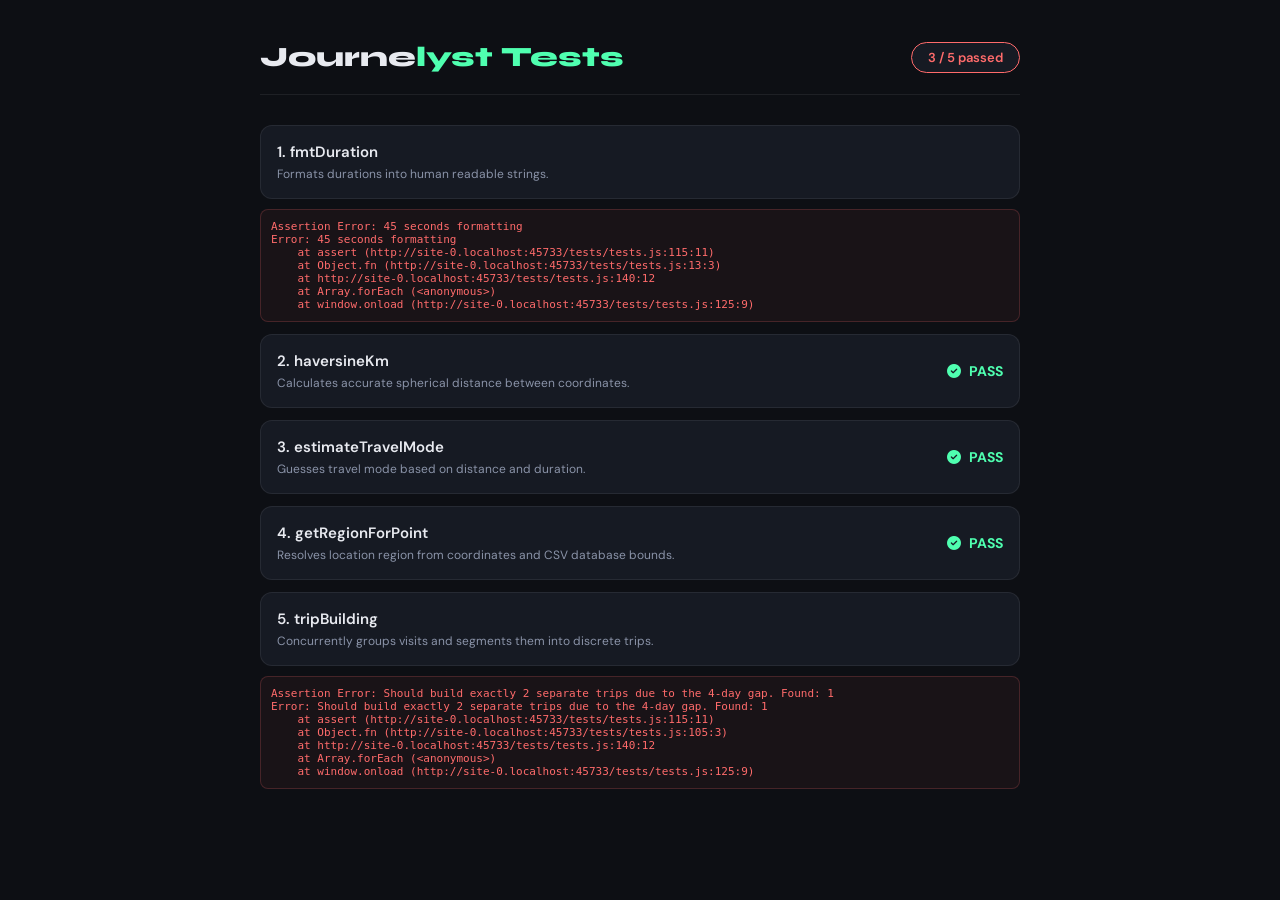
<file: tests/test-runner.html>
<!DOCTYPE html>
<html lang="en">
<head>
  <meta charset="UTF-8">
  <meta name="viewport" content="width=device-width, initial-scale=1.0">
  <title>Journelyst Test Suite</title>
  <!-- Fonts -->
  <link rel="preconnect" href="https://fonts.googleapis.com">
  <link href="https://fonts.googleapis.com/css2?family=Syne:wght@700;800&family=DM+Sans:wght@400;500;700&display=swap" rel="stylesheet">
  <!-- Icons -->
  <link rel="stylesheet" href="https://cdnjs.cloudflare.com/ajax/libs/font-awesome/6.5.0/css/all.min.css"/>
  <style>
    :root {
      --bg: #0d0f14;
      --surface: #161a23;
      --surface2: #1e2430;
      --border: rgba(255,255,255,0.07);
      --accent-pass: #4fffb0;
      --accent-fail: #ff6b6b;
      --text: #e8eaf0;
      --text2: #8a93a8;
      --radius: 12px;
      --font-head: 'Syne', sans-serif;
      --font-body: 'DM Sans', sans-serif;
    }
    * { box-sizing: border-box; margin: 0; padding: 0; }
    body {
      font-family: var(--font-body);
      background: var(--bg);
      color: var(--text);
      padding: 40px 20px;
      max-width: 800px;
      margin: 0 auto;
    }
    header {
      margin-bottom: 30px;
      border-bottom: 1px solid var(--border);
      padding-bottom: 20px;
      display: flex;
      justify-content: space-between;
      align-items: center;
    }
    h1 {
      font-family: var(--font-head);
      font-size: 28px;
      font-weight: 800;
    }
    h1 span { color: var(--accent-pass); }
    .summary-badge {
      background: var(--surface);
      padding: 6px 16px;
      border-radius: 20px;
      border: 1px solid var(--border);
      font-size: 13px;
      font-weight: 600;
    }
    .test-card {
      background: var(--surface);
      border: 1px solid var(--border);
      border-radius: var(--radius);
      padding: 16px;
      margin-bottom: 12px;
      display: flex;
      align-items: center;
      justify-content: space-between;
      transition: border-color 0.2s;
    }
    .test-card:hover {
      border-color: rgba(255,255,255,0.15);
    }
    .test-info {
      display: flex;
      flex-direction: column;
      gap: 4px;
    }
    .test-name {
      font-size: 15px;
      font-weight: 600;
    }
    .test-desc {
      font-size: 12px;
      color: var(--text2);
    }
    .test-status {
      display: flex;
      align-items: center;
      gap: 8px;
      font-size: 14px;
      font-weight: 700;
    }
    .test-status.pass {
      color: var(--accent-pass);
    }
    .test-status.fail {
      color: var(--accent-fail);
    }
    .error-log {
      background: rgba(255,107,107,0.05);
      border: 1px solid rgba(255,107,107,0.2);
      border-radius: 8px;
      padding: 10px;
      margin-top: 10px;
      font-family: monospace;
      font-size: 11px;
      color: var(--accent-fail);
      white-space: pre-wrap;
      width: 100%;
    }
    .test-container {
      display: flex;
      flex-direction: column;
    }
  </style>
</head>
<body>
  <header>
    <h1>Journe<span>lyst Tests</span></h1>
    <div class="summary-badge" id="summary-badge">Running tests...</div>
  </header>
  <main id="test-list" class="test-container"></main>

  <!-- Load mock DOM requirements for scripts -->
  <div id="map" style="display:none"></div>
  <div id="welcome-card" style="display:none"></div>
  <div id="trips-grid" style="display:none"></div>
  <div id="trip-count-badge" style="display:none"></div>
  <div id="filter-viewport" style="display:none"></div>

  <!-- Load dependencies & code under test -->
  <script>
    // Leaflet Mock to satisfy map.js and processing.js load dependencies
    window.L = {
      layerGroup: () => ({ addTo: () => ({ clearLayers: () => {}, addLayer: () => {} }) }),
      map: () => ({ on: () => {}, getContainer: () => ({ querySelector: () => true }) })
    };
  </script>
  <script src="../js/state.js"></script>
  <script src="../js/helpers.js"></script>
  <script src="../js/processing.js"></script>
  <script src="tests.js"></script>
</body>
</html>
</file>
